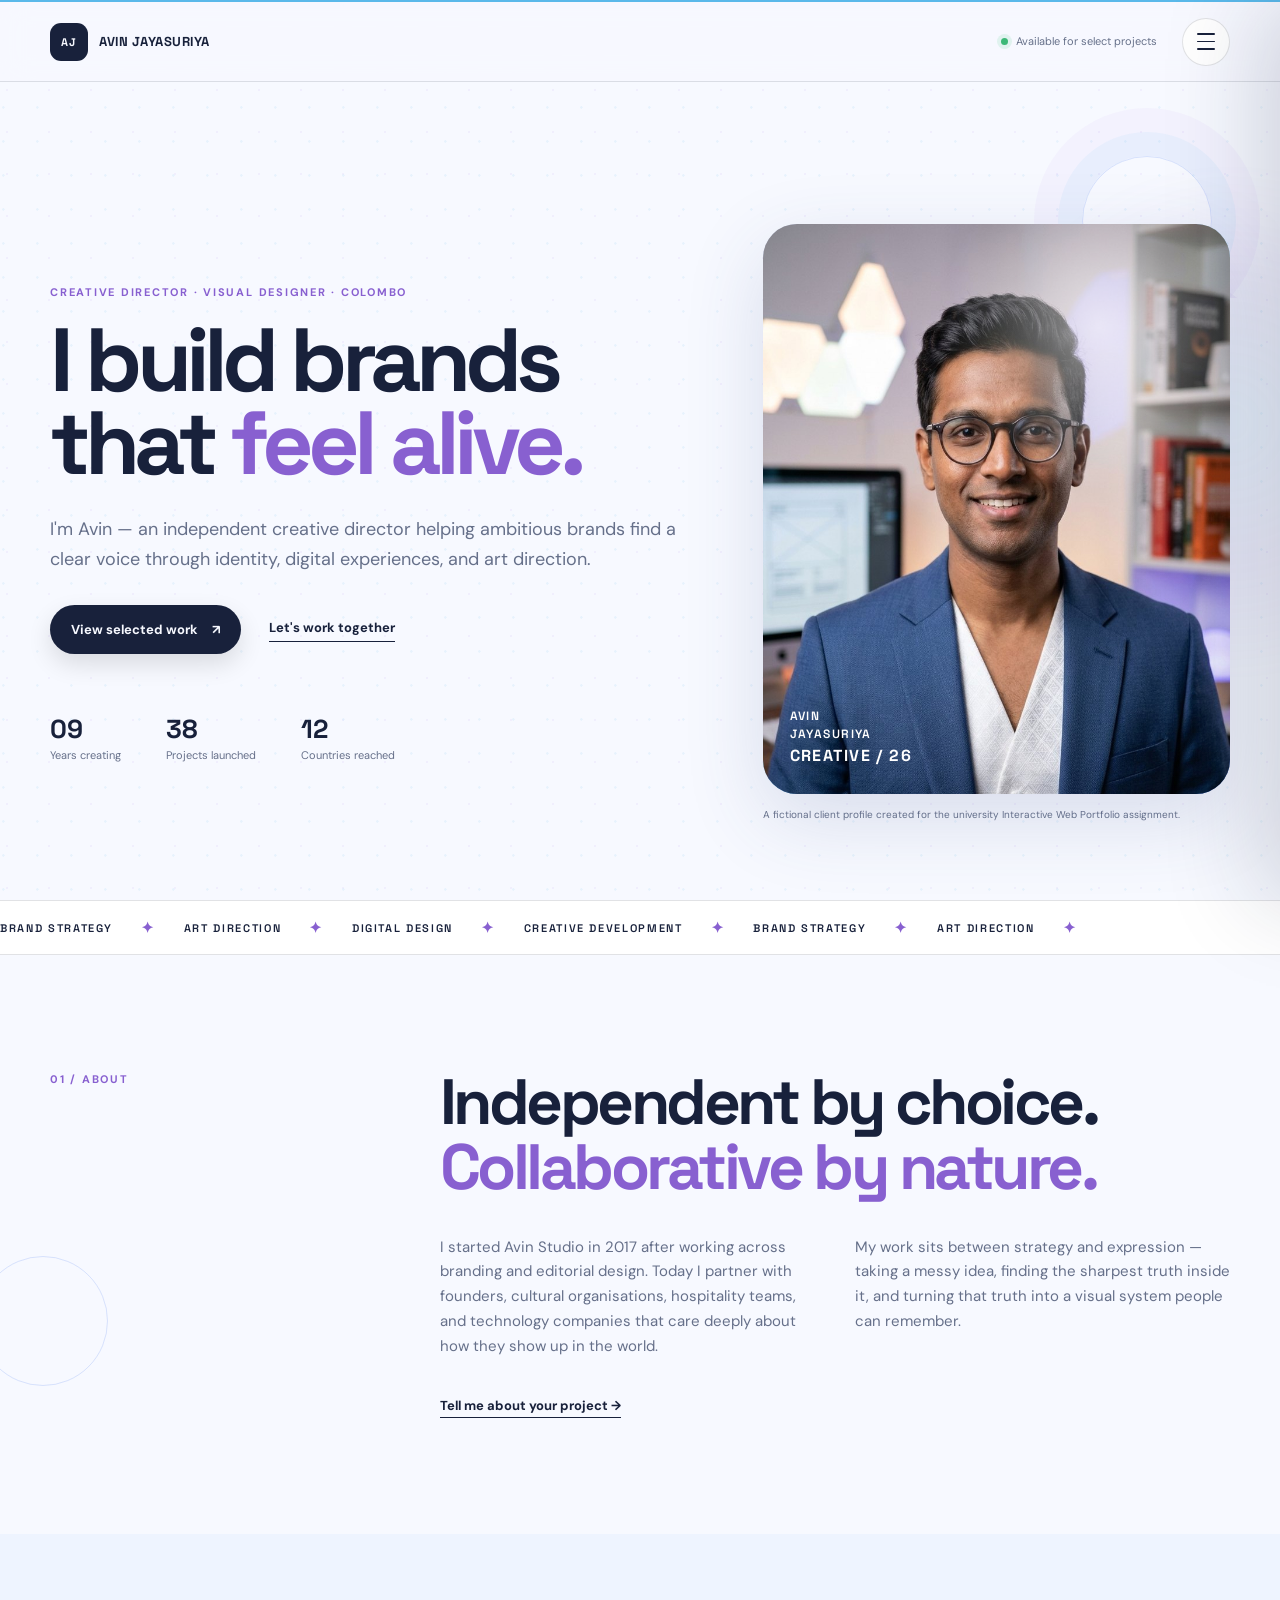
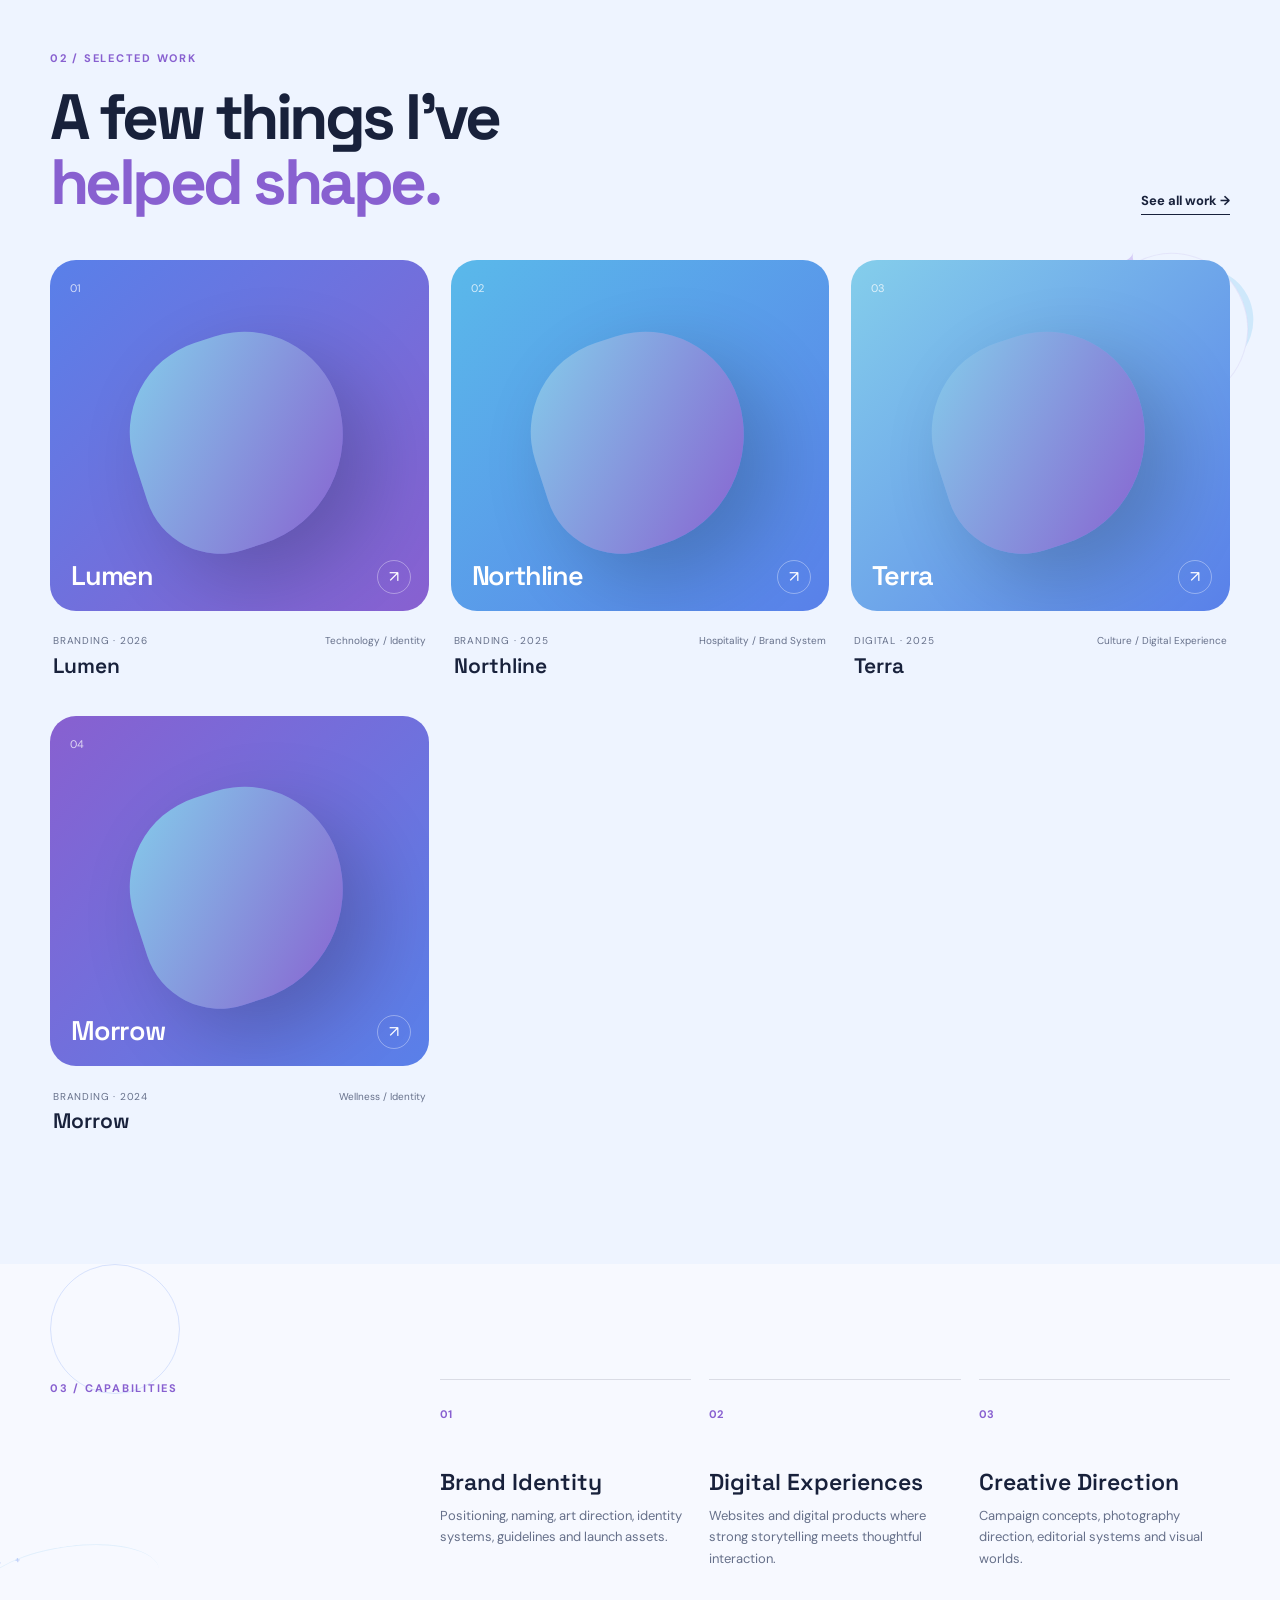
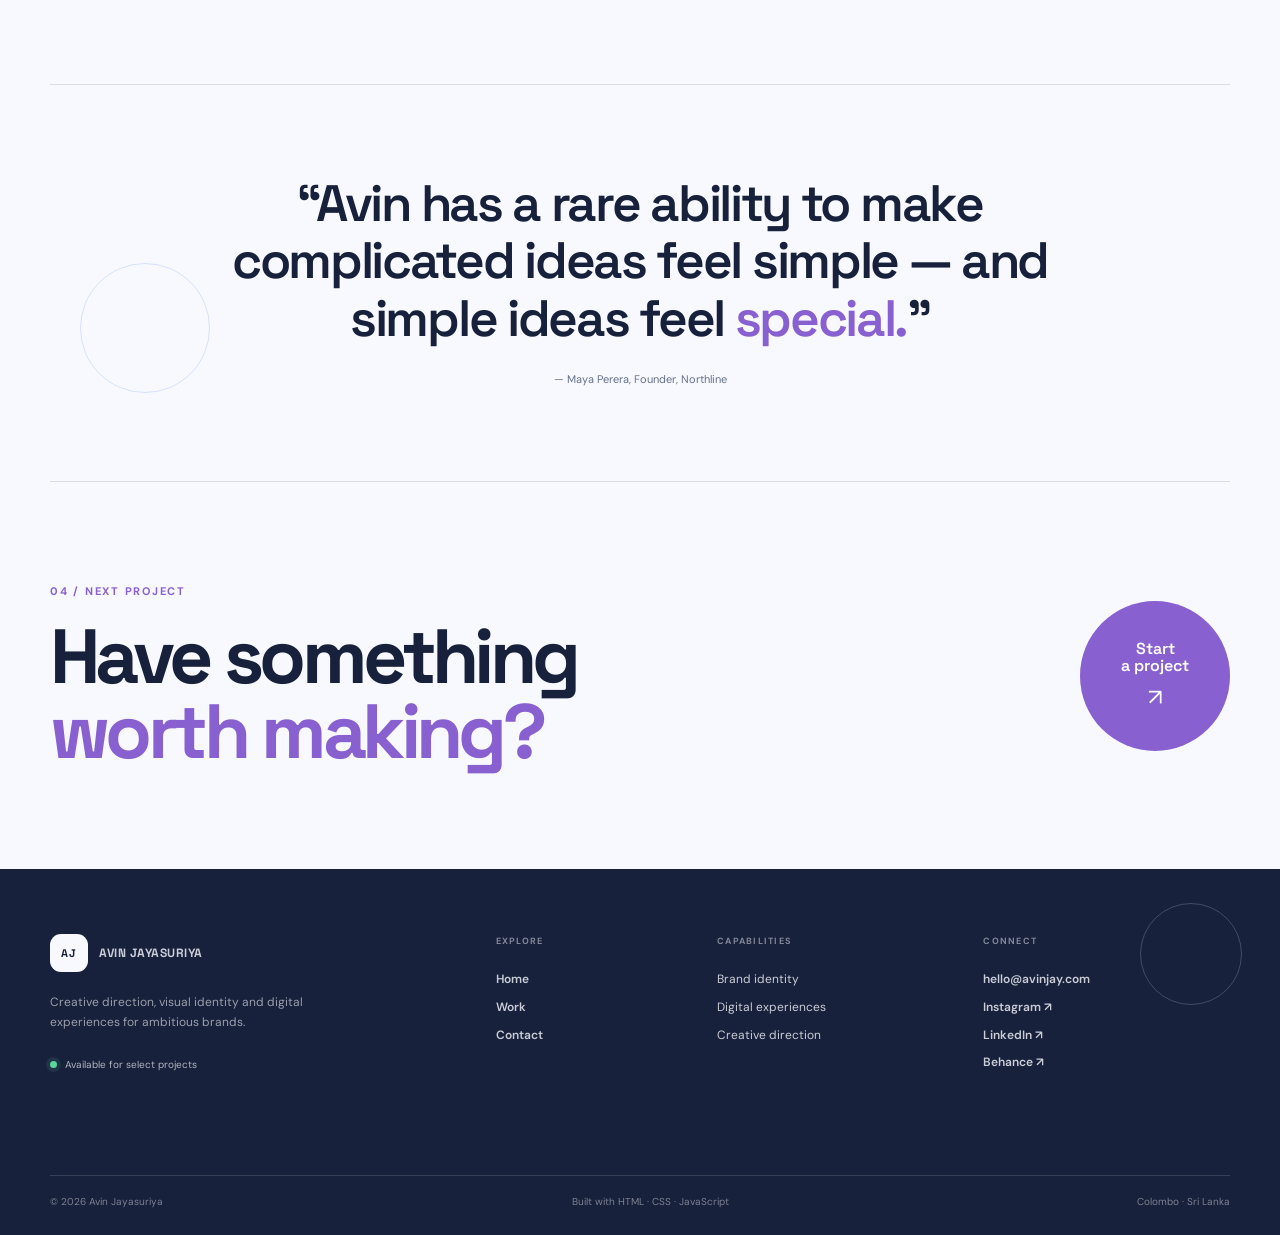
<file: index.html>
<!DOCTYPE html>
<html lang="en">

<head>
  <meta charset="UTF-8">
  <meta name="viewport" content="width=device-width, initial-scale=1.0">
  <meta name="description" content="A portfolio website for fictional creative director and visual designer Avin Jayasuriya.">
  <title>Avin Jayasuriya — Creative Director</title>
  <link rel="preconnect" href="https://fonts.googleapis.com">
  <link rel="preconnect" href="https://fonts.gstatic.com" crossorigin>
  <link href="https://fonts.googleapis.com/css2?family=DM+Sans:wght@400;500;600;700&family=Space+Grotesk:wght@500;600;700&display=swap" rel="stylesheet">
  <link rel="stylesheet" href="style.css">
</head>

<body>

  <div class="cursor-glow" id="cursor-glow" aria-hidden="true"></div>
  <div class="cursor-ring" id="cursor-ring" aria-hidden="true"></div>
  <a class="skip-link" href="#main-content">Skip to content</a>

  <header class="site-header">
    <div class="header-inner container">
      <a class="brand" href="index.html">
        <span class="brand-mark">AJ</span>
        <span>AVIN JAYASURIYA</span>
      </a>
      <div class="header-right">
        <span class="available"><i></i> Available for select projects</span>
        <button class="menu-button" id="menu-button" aria-expanded="false" aria-controls="site-menu" aria-label="Open menu"><span></span><span></span><span></span></button>
      </div>
    </div>
  </header>

  <div class="menu-overlay" id="menu-overlay"></div>
  <aside class="site-menu" id="site-menu" aria-hidden="true">
    <div class="menu-top">
      <span>MENU</span>
      <button id="menu-close" aria-label="Close menu">×</button>
    </div>
    <nav aria-label="Main navigation">
      <a class="menu-link active" href="index.html"><span>01</span>Home</a>
      <a class="menu-link" href="portfolio.html"><span>02</span>Work</a>
      <a class="menu-link" href="contact.html"><span>03</span>Contact</a>
    </nav>
    <div class="menu-bottom">
      <button class="theme-toggle" type="button"><span class="theme-icon">☾</span> <span class="theme-label">Dark mode</span></button>
      <div>
        <small>GET IN TOUCH</small>
        <a href="mailto:hello@avinjay.com">hello@avinjay.com</a>
      </div>
    </div>
  </aside>

  <main id="main-content">

    <!-- ===== Hero ===== -->
    <section class="hero container">
      <div class="hero-copy reveal">
        <p class="eyebrow">Creative Director · Visual Designer · Colombo</p>
        <h1>I build brands that <em>feel alive.</em></h1>
        <p class="lead">I'm Avin — an independent creative director helping ambitious brands find a clear voice through identity, digital experiences, and art direction.</p>
        <div class="hero-actions">
          <a class="btn btn-dark" href="portfolio.html">View selected work <span>↗</span></a>
          <a class="under-link" href="contact.html">Let's work together</a>
        </div>
        <div class="hero-meta">
          <div><strong>09</strong><span>Years creating</span></div>
          <div><strong>38</strong><span>Projects launched</span></div>
          <div><strong>12</strong><span>Countries reached</span></div>
        </div>
      </div>
      <div class="portrait-card reveal">
        <div class="portrait-art">
          <img class="portrait-photo" src="data/avinJ.jpg" alt="Portrait of Avin Jayasuriya" width="500" height="600">
          <span class="portrait-caption">AVIN<br>JAYASURIYA<br><b>CREATIVE / 26</b></span>
        </div>
        <div class="portrait-note">A fictional client profile created for the university Interactive Web Portfolio assignment.</div>
      </div>
    </section>

    <!-- ===== Ticker ===== -->
    <section class="ticker">
      <div class="ticker-track">
        <span>BRAND STRATEGY</span>
        <b>✦</b>
        <span>ART DIRECTION</span>
        <b>✦</b>
        <span>DIGITAL DESIGN</span>
        <b>✦</b>
        <span>CREATIVE DEVELOPMENT</span>
        <b>✦</b>
        <span>BRAND STRATEGY</span>
        <b>✦</b>
        <span>ART DIRECTION</span>
        <b>✦</b>
      </div>
    </section>

    <!-- ===== About ===== -->
    <section class="section container intro">
      <div class="section-label">01 / ABOUT</div>
      <div class="intro-content">
        <h2>Independent by choice.<br><em>Collaborative by nature.</em></h2>
        <div class="bio-grid">
          <p>I started Avin Studio in 2017 after working across branding and editorial design. Today I partner with founders, cultural organisations, hospitality teams, and technology companies that care deeply about how they show up in the world.</p>
          <p>My work sits between strategy and expression — taking a messy idea, finding the sharpest truth inside it, and turning that truth into a visual system people can remember.</p>
        </div>
        <a class="under-link" href="contact.html">Tell me about your project →</a>
      </div>
    </section>

    <!-- ===== Selected work (cards are filled by app.js from data/projects.json) ===== -->
    <section class="section work-section">
      <div class="container">
        <div class="section-head">
          <div>
            <div class="section-label">02 / SELECTED WORK</div>
            <h2>A few things I've<br><em>helped shape.</em></h2>
          </div>
          <a class="under-link" href="portfolio.html">See all work →</a>
        </div>
        <div class="home-projects" id="home-projects"></div>
      </div>
    </section>

    <!-- ===== Capabilities ===== -->
    <section class="section container capabilities">
      <div class="section-label">03 / CAPABILITIES</div>
      <div class="cap-grid">
        <article>
          <span>01</span>
          <h3>Brand Identity</h3>
          <p>Positioning, naming, art direction, identity systems, guidelines and launch assets.</p>
        </article>
        <article>
          <span>02</span>
          <h3>Digital Experiences</h3>
          <p>Websites and digital products where strong storytelling meets thoughtful interaction.</p>
        </article>
        <article>
          <span>03</span>
          <h3>Creative Direction</h3>
          <p>Campaign concepts, photography direction, editorial systems and visual worlds.</p>
        </article>
      </div>
    </section>

    <!-- ===== Testimonial ===== -->
    <section class="section quote container">
      <p>“Avin has a rare ability to make complicated ideas feel simple — and simple ideas feel <em>special.</em>”</p>
      <span>— Maya Perera, Founder, Northline</span>
    </section>

    <!-- ===== Call to action ===== -->
    <section class="cta container">
      <div>
        <div class="section-label">04 / NEXT PROJECT</div>
        <h2>Have something<br><em>worth making?</em></h2>
      </div>
      <a class="round-link" href="contact.html">Start<br>a project <span>↗</span></a>
    </section>

  </main>

  <footer class="site-footer">
    <div class="container footer-main">
      <div class="footer-brand">
        <a class="brand" href="index.html">
          <span class="brand-mark">AJ</span>
          <span>AVIN JAYASURIYA</span>
        </a>
        <p>Creative direction, visual identity and digital experiences for ambitious brands.</p>
        <span class="footer-status"><i></i> Available for select projects</span>
      </div>
      <div>
        <small>EXPLORE</small><a href="index.html">Home</a><a href="portfolio.html">Work</a><a href="contact.html">Contact</a>
      </div>
      <div>
        <small>CAPABILITIES</small><span>Brand identity</span><span>Digital experiences</span><span>Creative direction</span>
      </div>
      <div>
        <small>CONNECT</small><a href="mailto:hello@avinjay.com">hello@avinjay.com</a><a href="#">Instagram ↗</a><a href="#">LinkedIn ↗</a><a href="#">Behance ↗</a>
      </div>
    </div>
    <div class="container footer-bottom">
      <span>© 2026 Avin Jayasuriya</span>
      <span>Built with HTML · CSS · JavaScript</span>
      <span>Colombo · Sri Lanka</span>
    </div>
  </footer>

  <div class="modal" id="project-modal" aria-hidden="true">
    <div class="modal-overlay" data-close></div>
    <div class="modal-box" role="dialog" aria-modal="true" aria-labelledby="modal-title">
      <button class="modal-close" data-close aria-label="Close project details">×</button>
      <div id="modal-art" class="modal-art"></div>
      <div class="modal-copy">
        <p class="section-label" id="modal-meta"></p>
        <h2 id="modal-title"></h2>
        <p id="modal-description"></p>
        <div class="tags" id="modal-tags"></div>
      </div>
    </div>
  </div>
</div>
  <script src="app.js" defer></script>
</body>

</html>
</file>
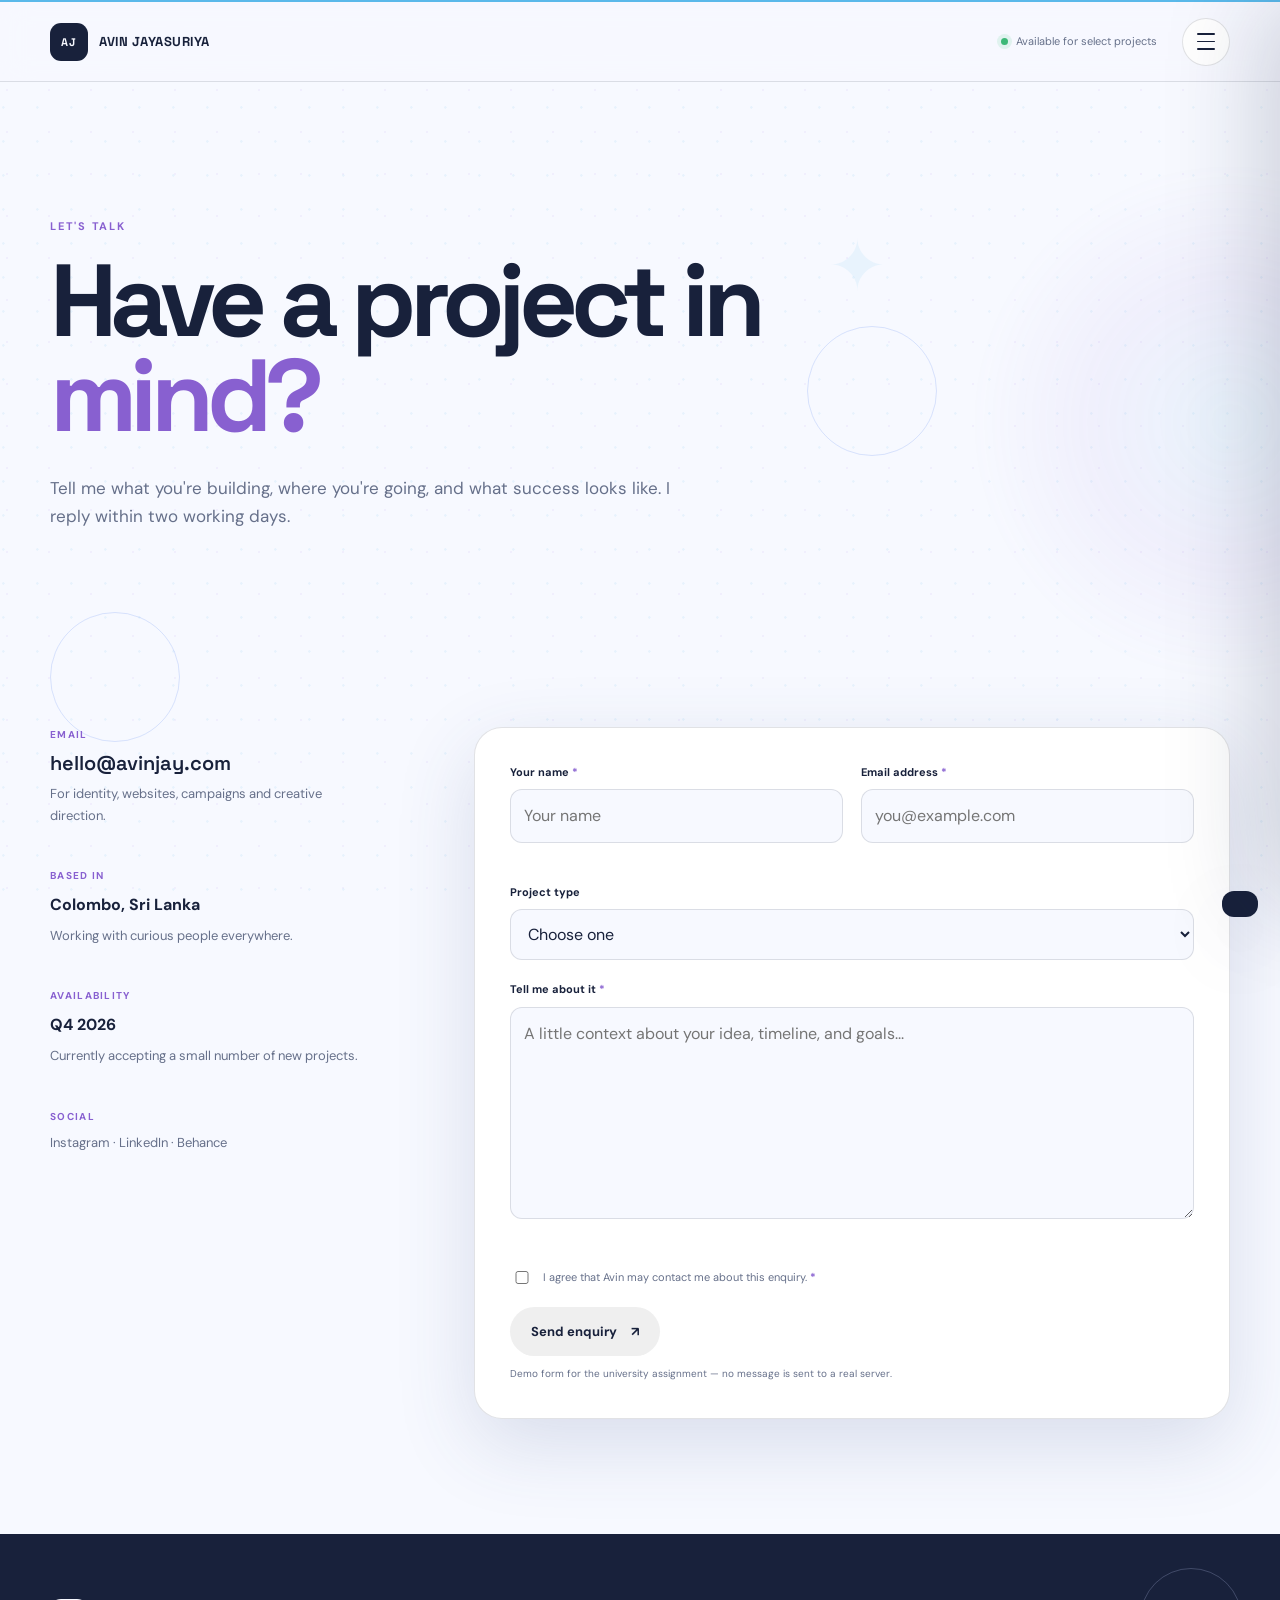
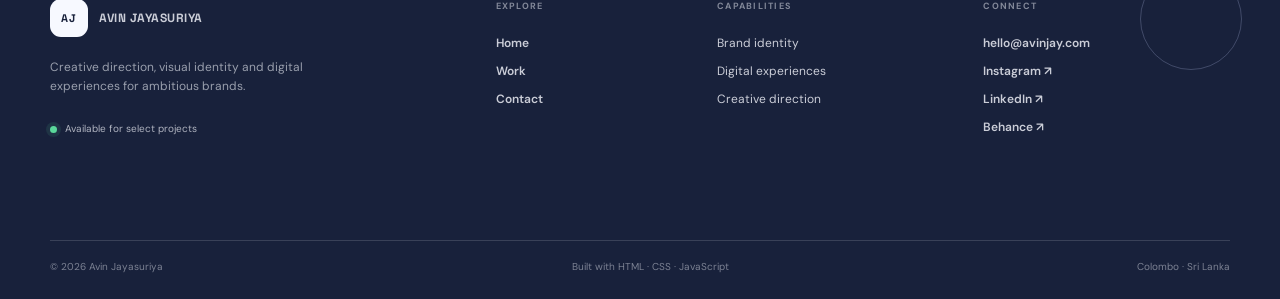
<file: contact.html>
<!DOCTYPE html>
<html lang="en">

<head>
  <meta charset="UTF-8">
  <meta name="viewport" content="width=device-width,initial-scale=1.0">
  <meta name="description" content="Contact Avin Jayasuriya about a creative project.">
  <title>Contact — Avin Jayasuriya</title>
  <link rel="preconnect" href="https://fonts.googleapis.com">
  <link rel="preconnect" href="https://fonts.gstatic.com" crossorigin>
  <link href="https://fonts.googleapis.com/css2?family=DM+Sans:wght@400;500;600;700&family=Space+Grotesk:wght@500;600;700&display=swap" rel="stylesheet">
  <link rel="stylesheet" href="style.css">
</head>

<body>

  <div class="cursor-glow" id="cursor-glow" aria-hidden="true"></div>
  <div class="cursor-ring" id="cursor-ring" aria-hidden="true"></div>
  <a class="skip-link" href="#main-content">Skip to content</a>

  <header class="site-header">
    <div class="header-inner container">
      <a class="brand" href="index.html">
        <span class="brand-mark">AJ</span>
        <span>AVIN JAYASURIYA</span>
      </a>
      <div class="header-right">
        <span class="available"><i></i> Available for select projects</span>
        <button class="menu-button" id="menu-button" aria-expanded="false" aria-controls="site-menu" aria-label="Open menu"><span></span><span></span><span></span></button>
      </div>
    </div>
  </header>

  <div class="menu-overlay" id="menu-overlay"></div>
  <aside class="site-menu" id="site-menu" aria-hidden="true">
    <div class="menu-top">
      <span>MENU</span>
      <button id="menu-close" aria-label="Close menu">×</button>
    </div>
    <nav aria-label="Main navigation">
      <a class="menu-link" href="index.html"><span>01</span>Home</a>
      <a class="menu-link" href="portfolio.html"><span>02</span>Work</a>
      <a class="menu-link active" href="contact.html"><span>03</span>Contact</a>
    </nav>
    <div class="menu-bottom">
      <button class="theme-toggle" type="button"><span class="theme-icon">☾</span> <span class="theme-label">Dark mode</span></button>
      <div>
        <small>GET IN TOUCH</small>
        <a href="mailto:hello@avinjay.com">hello@avinjay.com</a>
      </div>
    </div>
  </aside>

  <main id="main-content">

    <section class="page-hero container">
      <p class="eyebrow">Let's talk</p>
      <h1>Have a project in <em>mind?</em></h1>
      <p>Tell me what you're building, where you're going, and what success looks like. I reply within two working days.</p>
    </section>

    <section class="section container contact-layout">

      <!-- Contact details -->
      <div class="contact-side">
        <div class="contact-block">
          <small>EMAIL</small>
          <a href="mailto:hello@avinjay.com">hello@avinjay.com</a>
          <p>For identity, websites, campaigns and creative direction.</p>
        </div>
        <div class="contact-block">
          <small>BASED IN</small>
          <strong>Colombo, Sri Lanka</strong>
          <p>Working with curious people everywhere.</p>
        </div>
        <div class="contact-block">
          <small>AVAILABILITY</small>
          <strong>Q4 2026</strong>
          <p>Currently accepting a small number of new projects.</p>
        </div>
        <div class="contact-block">
          <small>SOCIAL</small>
          <p><a href="#">Instagram</a> · <a href="#">LinkedIn</a> · <a href="#">Behance</a></p>
        </div>
      </div>

      <!-- Enquiry form (validated in app.js) -->
      <form class="contact-form" id="contact-form" novalidate>
        <div class="field-grid">
          <div class="field">
            <label for="name">Your name <b>*</b></label>
            <input id="name" name="name" type="text" autocomplete="name" required minlength="2" placeholder="Your name"><small class="error" data-error="name"></small>
          </div>
          <div class="field">
            <label for="email">Email address <b>*</b></label>
            <input id="email" name="email" type="email" autocomplete="email" required placeholder="you@example.com"><small class="error" data-error="email"></small>
          </div>
        </div>
        <div class="field">
          <label for="project">Project type</label>
          <select id="project" name="project">
            <option value="">Choose one</option>
            <option>Brand identity</option>
            <option>Website / digital</option>
            <option>Campaign</option>
            <option>Creative direction</option>
            <option>Something else</option>
          </select>
        </div>
        <div class="field">
          <label for="message">Tell me about it <b>*</b></label>
          <textarea id="message" name="message" rows="7" required minlength="20" placeholder="A little context about your idea, timeline, and goals..."></textarea><small class="error" data-error="message"></small>
        </div>
        <label class="consent">
          <input type="checkbox" id="consent" required>
          <span>I agree that Avin may contact me about this enquiry. <b>*</b></span>
        </label>
        <small class="error" data-error="consent"></small><button class="btn btn-primary" type="submit">Send enquiry <span>↗</span></button>
        <p class="form-note">Demo form for the university assignment — no message is sent to a real server.</p>
      </form>

    </section>

  </main>

  <footer class="site-footer">
    <div class="container footer-main">
      <div class="footer-brand">
        <a class="brand" href="index.html">
          <span class="brand-mark">AJ</span>
          <span>AVIN JAYASURIYA</span>
        </a>
        <p>Creative direction, visual identity and digital experiences for ambitious brands.</p>
        <span class="footer-status"><i></i> Available for select projects</span>
      </div>
      <div>
        <small>EXPLORE</small><a href="index.html">Home</a><a href="portfolio.html">Work</a><a href="contact.html">Contact</a>
      </div>
      <div>
        <small>CAPABILITIES</small><span>Brand identity</span><span>Digital experiences</span><span>Creative direction</span>
      </div>
      <div>
        <small>CONNECT</small><a href="mailto:hello@avinjay.com">hello@avinjay.com</a><a href="#">Instagram ↗</a><a href="#">LinkedIn ↗</a><a href="#">Behance ↗</a>
      </div>
    </div>
    <div class="container footer-bottom">
      <span>© 2026 Avin Jayasuriya</span>
      <span>Built with HTML · CSS · JavaScript</span>
      <span>Colombo · Sri Lanka</span>
    </div>
  </footer>

  <div class="toast" id="toast" role="status" aria-live="polite"></div>
  <script src="app.js" defer></script>
</body>

</html>
</file>
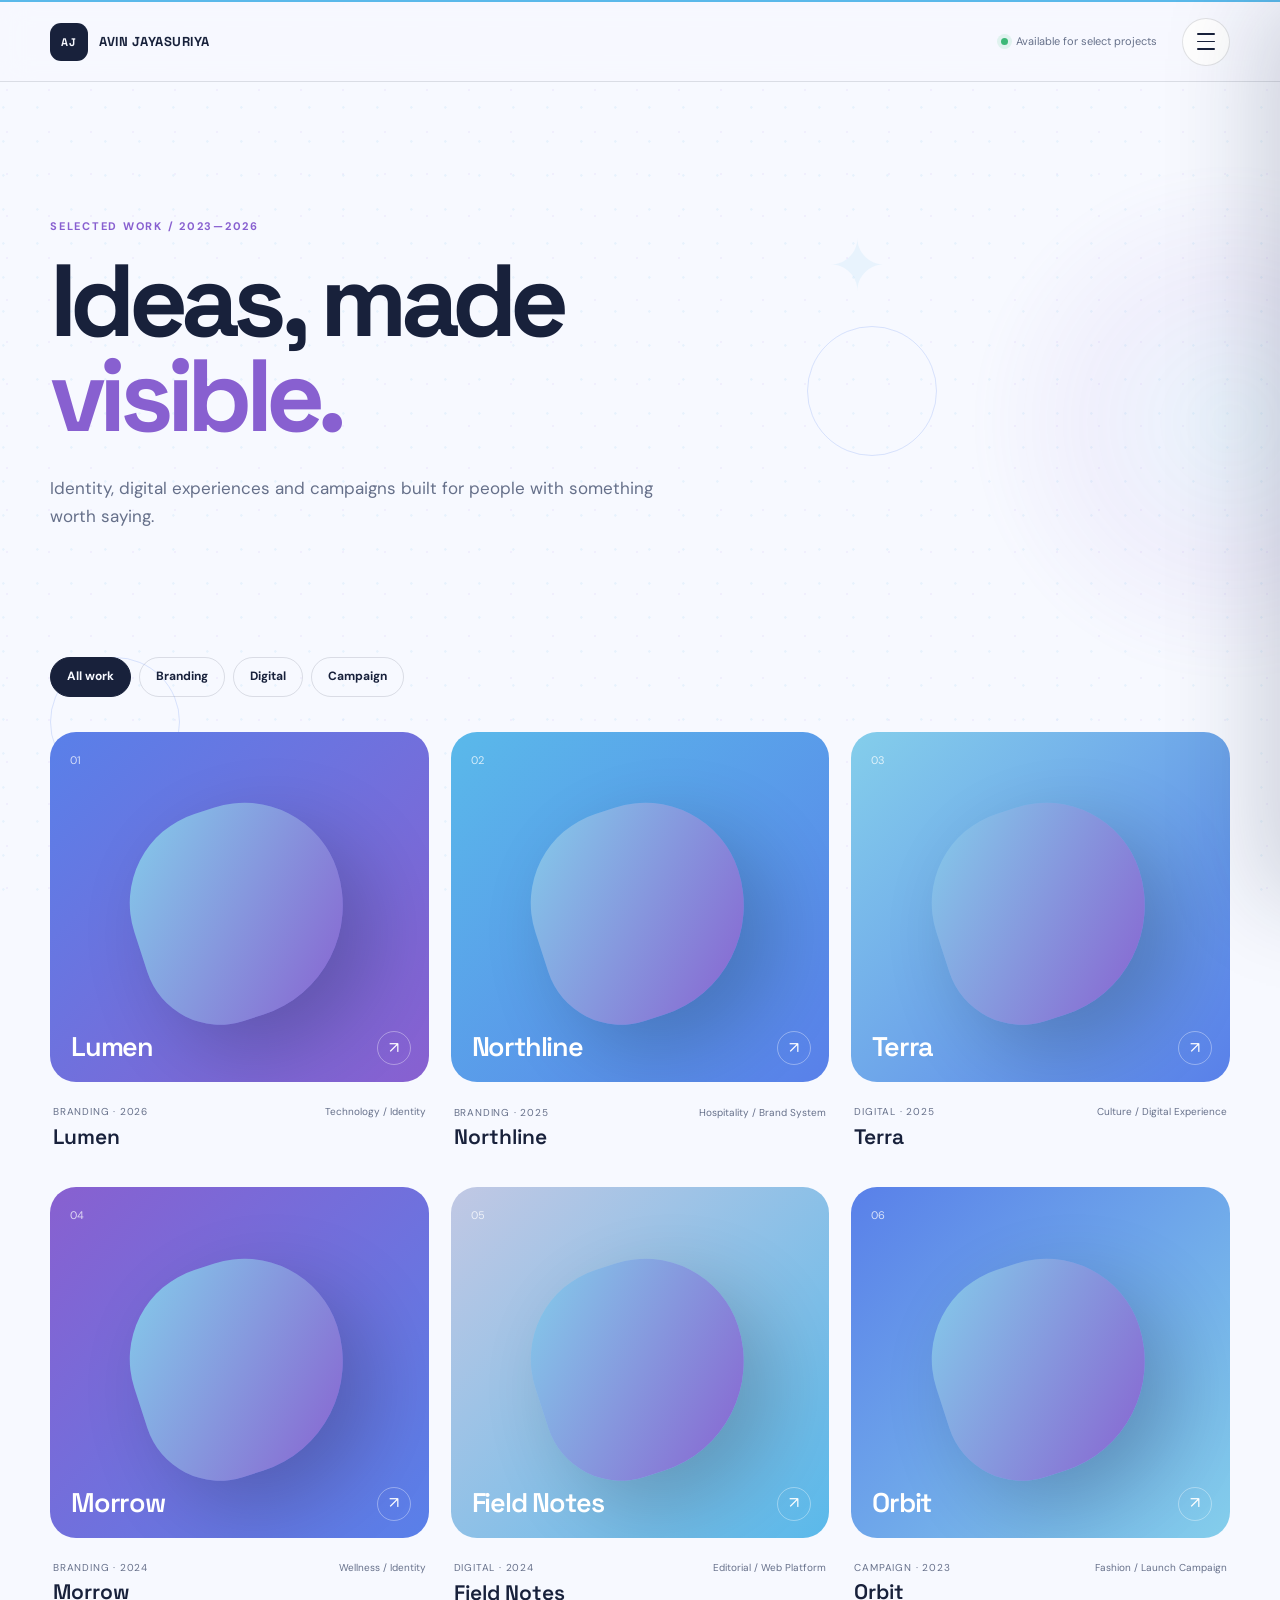
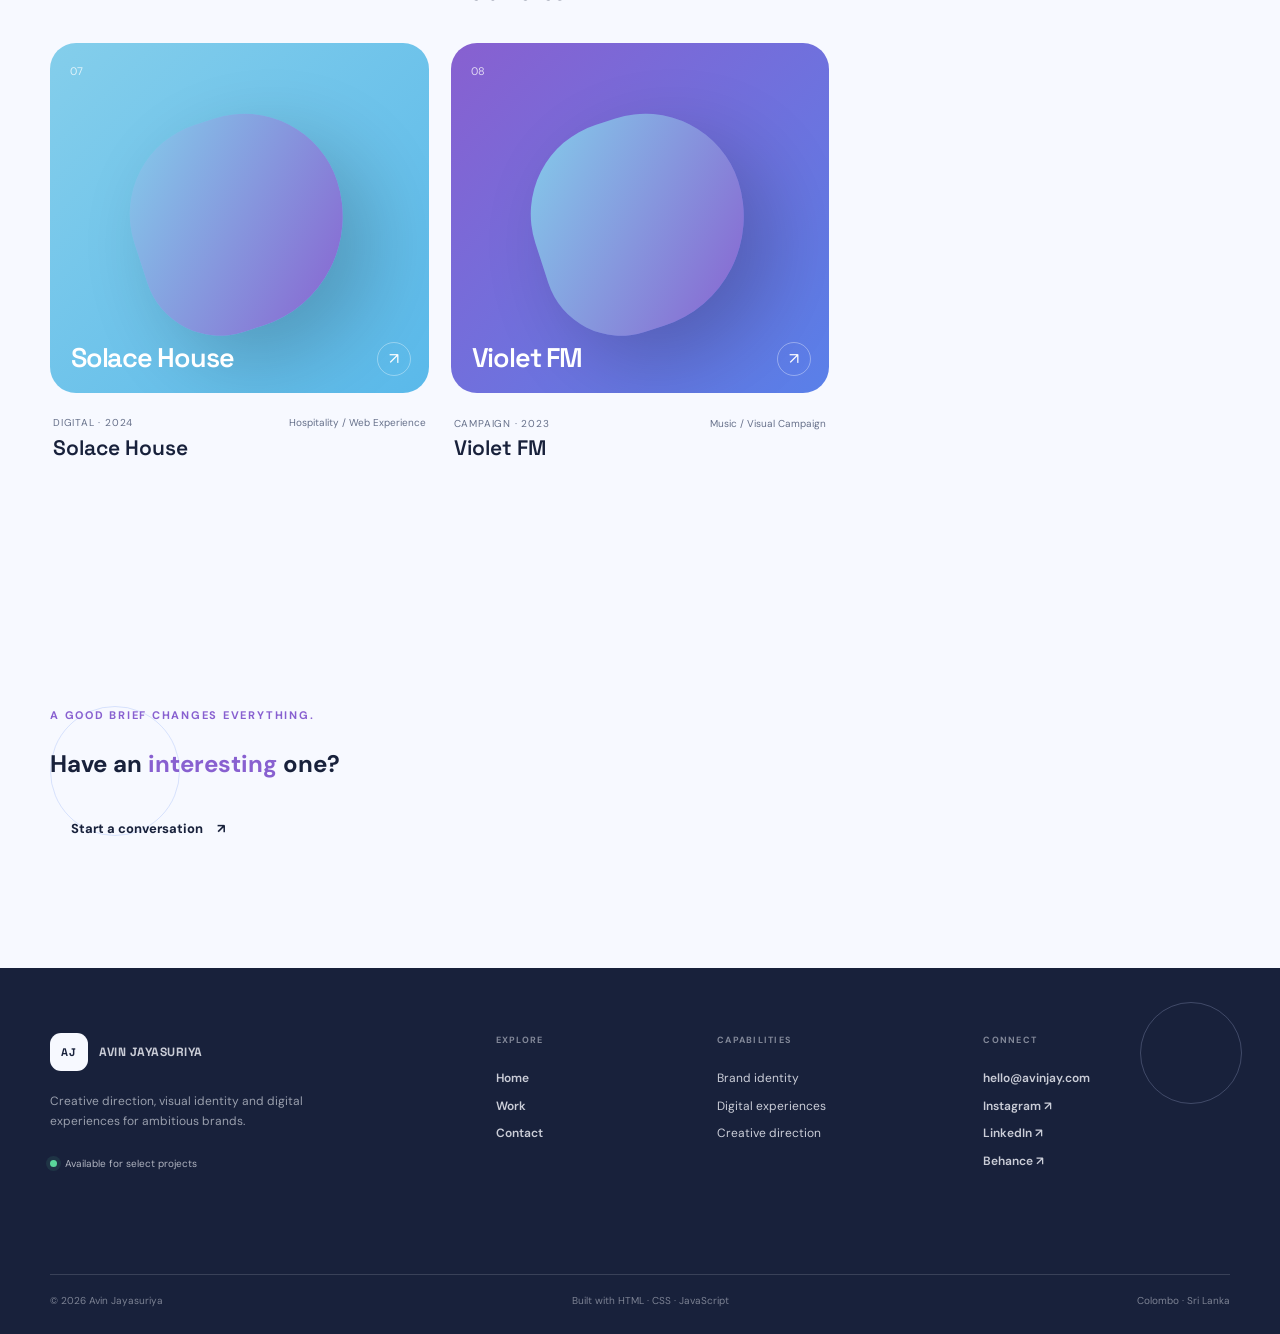
<file: portfolio.html>
<!DOCTYPE html>
<html lang="en">

<head>
  <meta charset="UTF-8">
  <meta name="viewport" content="width=device-width,initial-scale=1.0">
  <meta name="description" content="Selected work by fictional creative director and visual designer Avin Jayasuriya.">
  <title>Work — Avin Jayasuriya</title>
  <link rel="preconnect" href="https://fonts.googleapis.com">
  <link rel="preconnect" href="https://fonts.gstatic.com" crossorigin>
  <link href="https://fonts.googleapis.com/css2?family=DM+Sans:wght@400;500;600;700&family=Space+Grotesk:wght@500;600;700&display=swap" rel="stylesheet">
  <link rel="stylesheet" href="style.css">
</head>

<body>

  <div class="cursor-glow" id="cursor-glow" aria-hidden="true"></div>
  <div class="cursor-ring" id="cursor-ring" aria-hidden="true"></div>
  <a class="skip-link" href="#main-content">Skip to content</a>

  <header class="site-header">
    <div class="header-inner container">
      <a class="brand" href="index.html">
        <span class="brand-mark">AJ</span>
        <span>AVIN JAYASURIYA</span>
      </a>
      <div class="header-right">
        <span class="available"><i></i> Available for select projects</span>
        <button class="menu-button" id="menu-button" aria-expanded="false" aria-controls="site-menu" aria-label="Open menu"><span></span><span></span><span></span></button>
      </div>
    </div>
  </header>

  <div class="menu-overlay" id="menu-overlay"></div>
  <aside class="site-menu" id="site-menu" aria-hidden="true">
    <div class="menu-top">
      <span>MENU</span>
      <button id="menu-close" aria-label="Close menu">×</button>
    </div>
    <nav aria-label="Main navigation">
      <a class="menu-link" href="index.html"><span>01</span>Home</a>
      <a class="menu-link active" href="portfolio.html"><span>02</span>Work</a>
      <a class="menu-link" href="contact.html"><span>03</span>Contact</a>
    </nav>
    <div class="menu-bottom">
      <button class="theme-toggle" type="button"><span class="theme-icon">☾</span> <span class="theme-label">Dark mode</span></button>
      <div>
        <small>GET IN TOUCH</small>
        <a href="mailto:hello@avinjay.com">hello@avinjay.com</a>
      </div>
    </div>
  </aside>

  <main id="main-content">

    <section class="page-hero container">
      <p class="eyebrow">Selected work / 2023—2026</p>
      <h1>Ideas, made <em>visible.</em></h1>
      <p>Identity, digital experiences and campaigns built for people with something worth saying.</p>
    </section>

    <!-- Project cards are filled by app.js from data/projects.json -->
    <section class="section container work-list">
      <div class="filter-bar" role="group" aria-label="Filter portfolio projects">
        <button class="filter active" data-filter="all">All work</button>
        <button class="filter" data-filter="Branding">Branding</button>
        <button class="filter" data-filter="Digital">Digital</button>
        <button class="filter" data-filter="Campaign">Campaign</button>
      </div>
      <div class="portfolio-grid" id="portfolio-grid" aria-live="polite"></div>
    </section>

    <section class="section container project-note">
      <div>
        <p class="eyebrow">A good brief changes everything.</p>
        <h2>Have an <em>interesting</em> one?</h2>
      </div>
      <a class="btn btn-primary" href="contact.html">Start a conversation <span>↗</span></a>
    </section>

  </main>

  <footer class="site-footer">
    <div class="container footer-main">
      <div class="footer-brand">
        <a class="brand" href="index.html">
          <span class="brand-mark">AJ</span>
          <span>AVIN JAYASURIYA</span>
        </a>
        <p>Creative direction, visual identity and digital experiences for ambitious brands.</p>
        <span class="footer-status"><i></i> Available for select projects</span>
      </div>
      <div>
        <small>EXPLORE</small><a href="index.html">Home</a><a href="portfolio.html">Work</a><a href="contact.html">Contact</a>
      </div>
      <div>
        <small>CAPABILITIES</small><span>Brand identity</span><span>Digital experiences</span><span>Creative direction</span>
      </div>
      <div>
        <small>CONNECT</small><a href="mailto:hello@avinjay.com">hello@avinjay.com</a><a href="#">Instagram ↗</a><a href="#">LinkedIn ↗</a><a href="#">Behance ↗</a>
      </div>
    </div>
    <div class="container footer-bottom">
      <span>© 2026 Avin Jayasuriya</span>
      <span>Built with HTML · CSS · JavaScript</span>
      <span>Colombo · Sri Lanka</span>
    </div>
  </footer>

  <div class="modal" id="project-modal" aria-hidden="true">
    <div class="modal-overlay" data-close></div>
    <div class="modal-box" role="dialog" aria-modal="true" aria-labelledby="modal-title">
      <button class="modal-close" data-close aria-label="Close project details">×</button>
      <div id="modal-art" class="modal-art"></div>
      <div class="modal-copy">
        <p class="section-label" id="modal-meta"></p>
        <h2 id="modal-title"></h2>
        <p id="modal-description"></p>
        <div class="tags" id="modal-tags"></div>
      </div>
    </div>
  </div>

  <script src="app.js" defer></script>
</body>

</html>
</file>
<file: style.css>
:root { --bg: #f7f9ff; --surface: #ffffff; --surface-2: #eef4ff; --ink: #18213b; --muted: #66708a; --line: rgba(24,33,59,.13); --accent: #8860D0; --accent2: #5AB9EA; --blueberry: #5980E9; --sky: #84CEEB; --periwinkle: #C1C8E4; --shadow: 0 25px 80px rgba(57,72,130,.16); --max: 1180px; color-scheme: light; }
:root[data-theme=dark] { --bg: #0d1226; --surface: #151b35; --surface-2: #11182f; --ink: #f3f6ff; --muted: #aeb7d0; --line: rgba(243,246,255,.13); --accent: #a77ee8; --accent2: #5AB9EA; --blueberry: #7197f2; --sky: #84CEEB; --periwinkle: #9fa9d1; --shadow: 0 25px 80px rgba(0,0,0,.4); color-scheme: dark; }
* { box-sizing: border-box; }
html { scroll-behavior: smooth; }
body { margin: 0; background: var(--bg); color: var(--ink); font-family: 'DM Sans',sans-serif; line-height: 1.65; transition: background .3s,color .3s; }
body.menu-open, body.modal-open { overflow: hidden; }
.cursor-glow, .cursor-ring { position: fixed; left: 0; top: 0; pointer-events: none; z-index: 9999; opacity: 0; transform: translate3d(-100px,-100px,0); transition: opacity .25s ease; }
.cursor-glow { width: 170px; height: 170px; margin: -85px 0 0 -85px; border-radius: 50%; background: radial-gradient(circle,rgba(132,206,235,.28) 0%,rgba(136,96,208,.16) 38%,transparent 72%); filter: blur(18px); }
.cursor-ring { z-index: 9999; width: 38px; height: 38px; margin: -19px 0 0 -19px; border: 1px solid rgba(89,128,233,.7); border-radius: 50%; background: transparent; transition: width .25s ease, height .25s ease, margin .25s ease, border-color .25s ease, background .25s ease, opacity .25s ease; }
.cursor-ring.is-hover { width: 64px; height: 64px; margin: -32px 0 0 -32px; border-color: var(--accent); background: rgba(136,96,208,.06); }
.cursor-ring.is-down { width: 28px; height: 28px; margin: -14px 0 0 -14px; background: rgba(90,185,234,.12); }
body.cursor-ready .cursor-glow { opacity: .34; }
body.cursor-ready .cursor-ring { opacity: .72; }

@media(max-width:900px),(pointer:coarse) {
  .cursor-glow, .cursor-ring { display: none; }
}

a { color: inherit; text-decoration: none; }
button, input, select, textarea { font: inherit; }
button { color: inherit; }
.container { width: min(calc(100% - 48px),var(--max)); margin-inline: auto; }
.skip-link { position: fixed; z-index: 9999; left: 15px; top: 15px; padding: 8px 14px; background: var(--ink); color: var(--bg); border-radius: 8px; transform: translateY(-150%); }
.skip-link:focus { transform: none; }
.site-header { height: 82px; position: sticky; top: 0; z-index: 1000; background: color-mix(in srgb,var(--bg) 86%,transparent); backdrop-filter: blur(15px); border-top: 2px solid var(--accent2); border-bottom: 1px solid var(--line); }
.header-inner { height: 100%; display: flex; align-items: center; justify-content: space-between; }
.brand { display: flex; align-items: center; gap: 11px; font: 700 13px 'Space Grotesk'; letter-spacing: .04em; }
.brand-mark { width: 38px; height: 38px; display: grid; place-items: center; border-radius: 11px; background: var(--ink); color: var(--bg); font-size: 11px; }
.header-right { display: flex; align-items: center; gap: 25px; }
.available { font-size: 11px; color: var(--muted); display: flex; align-items: center; gap: 8px; }
.available i { width: 7px; height: 7px; border-radius: 50%; background: #3db878; box-shadow: 0 0 0 4px rgba(61,184,120,.12); }
.menu-button { width: 48px; height: 48px; border: 1px solid var(--line); background: var(--surface); border-radius: 50%; display: grid; place-content: center; gap: 6px; cursor: pointer; transition: .25s; }
.menu-button:hover { transform: rotate(5deg); border-color: var(--accent); }
.menu-button span { display: block; width: 18px; height: 1.5px; background: var(--ink); border-radius: 99px; transition: transform .25s ease,opacity .25s ease; }
.menu-button:hover span:nth-child(1) { transform: translateX(-2px); }
.menu-button:hover span:nth-child(3) { transform: translateX(2px); }
.menu-overlay { position: fixed; inset: 0; background: rgba(8,12,14,.52); backdrop-filter: blur(18px); opacity: 0; pointer-events: none; z-index: 5000; transition: opacity .35s; }
.menu-overlay.open { opacity: 1; pointer-events: auto; }
.site-menu { position: fixed; z-index: 200; top: 0; right: 0; width: min(470px,100%); height: 100vh; background: var(--surface); padding: 30px 38px; transform: translateX(102%); transition: transform .45s cubic-bezier(.76,0,.24,1); box-shadow: -20px 0 70px rgba(0,0,0,.16); display: flex; flex-direction: column; }
.site-menu.open { transform: none; }
.menu-top { display: flex; align-items: center; justify-content: space-between; font: 700 11px 'Space Grotesk'; letter-spacing: .15em; color: var(--muted); padding-bottom: 28px; border-bottom: 1px solid var(--line); }
.menu-top button { border: 0; background: none; font-size: 34px; line-height: 1; cursor: pointer; }
.site-menu nav { display: flex; flex-direction: column; padding: 50px 0; }
.menu-link { display: flex; align-items: baseline; gap: 22px; font: 600 clamp(42px,6vw,66px)/1.15 'Space Grotesk'; letter-spacing: -.055em; padding: 8px 0; color: var(--muted); transition: .25s; }
.menu-link span { font: 600 11px 'DM Sans'; letter-spacing: .08em; }
.menu-link:hover, .menu-link.active { color: var(--ink); transform: translateX(8px); }
.menu-link.active:after { content: '↗'; font: 400 24px 'DM Sans'; color: var(--accent); margin-left: auto; }
.menu-bottom { margin-top: auto; padding-top: 25px; border-top: 1px solid var(--line); display: flex; justify-content: space-between; gap: 25px; align-items: end; }
.theme-toggle { border: 1px solid var(--line); background: transparent; border-radius: 999px; padding: 10px 14px; cursor: pointer; font-size: 12px; }
.menu-bottom div { display: flex; flex-direction: column; gap: 3px; }
.menu-bottom small, .site-footer small, .contact-block small { font-size: 10px; color: var(--accent); font-weight: 700; letter-spacing: .13em; }
.menu-bottom a { font-weight: 700; font-size: 13px; }
.section { padding: 115px 0; }
.hero { min-height: calc(100vh - 82px); display: grid; grid-template-columns: 1.15fr .85fr; gap: 80px; align-items: center; padding-top: 65px; }
.eyebrow, .section-label { font-size: 11px; font-weight: 700; letter-spacing: .16em; text-transform: uppercase; color: var(--accent); margin: 0 0 18px; }
.hero h1, .page-hero h1 { font: 700 clamp(55px,7vw,95px)/.93 'Space Grotesk'; letter-spacing: -.065em; margin: 0; max-width: 820px; }
.hero h1 em, .page-hero h1 em, h2 em { font-style: normal; color: var(--accent); }
.lead { font-size: 18px; color: var(--muted); max-width: 650px; margin: 30px 0; }
.hero-actions { display: flex; align-items: center; gap: 28px; flex-wrap: wrap; }
.btn { display: inline-flex; align-items: center; gap: 14px; border: 0; border-radius: 999px; padding: 14px 21px; font-size: 13px; font-weight: 700; cursor: pointer; transition: .25s; }
.btn-dark { background: var(--ink); color: var(--bg); box-shadow: 0 10px 25px rgba(0,0,0,.12); }
.btn-dark:hover { transform: translateY(-3px); box-shadow: 0 15px 32px rgba(0,0,0,.18); }
.under-link { font-size: 13px; font-weight: 700; border-bottom: 1px solid var(--ink); padding-bottom: 3px; }
.hero-meta { display: flex; gap: 45px; margin-top: 58px; }
.hero-meta div { display: flex; flex-direction: column; }
.hero-meta strong { font: 700 26px 'Space Grotesk'; }
.hero-meta span { font-size: 11px; color: var(--muted); }
.portrait-card { align-self: stretch; display: flex; flex-direction: column; justify-content: center; }
.portrait-art { height: 570px; position: relative; overflow: hidden; border-radius: 34px; background: linear-gradient(150deg,#C1C8E4,#84CEEB 55%,#5980E9); box-shadow: var(--shadow); }
.portrait-art:before { content: ''; position: absolute; inset: 0; background: radial-gradient(circle at 72% 18%,rgba(255,255,255,.6),transparent 28%), linear-gradient(90deg,transparent 45%,rgba(20,24,24,.12)); mix-blend-mode: screen; }
.portrait-head { position: absolute; width: 200px; height: 245px; border-radius: 49% 49% 46% 46%; background: linear-gradient(130deg,#3e3029,#9d735b); left: 31%; top: 19%; transform: rotate(-3deg); box-shadow: 20px 30px 60px rgba(20,20,20,.2); }
.portrait-head:before { content: ''; position: absolute; width: 170px; height: 60px; top: -12px; left: 5px; border-radius: 70% 70% 30% 30%; background: #202324; transform: rotate(-5deg); }
.portrait-body { position: absolute; width: 390px; height: 290px; left: 10%; bottom: -50px; border-radius: 45% 45% 0 0; background: linear-gradient(130deg,#172325,#425355); }
.portrait-shadow { position: absolute; width: 250px; height: 250px; border-radius: 50%; background: #8860D0; right: -80px; bottom: 65px; opacity: .65; filter: blur(2px); }
.portrait-caption { position: absolute; bottom: 25px; left: 27px; color: #fff; font: 600 12px/1.55 'Space Grotesk'; letter-spacing: .12em; }
.portrait-caption b { font-size: 16px; }
.portrait-note { font-size: 10px; color: var(--muted); margin-top: 13px; }
.ticker { overflow: hidden; border-block: 1px solid var(--line); background: var(--surface); padding: 17px 0; }
.ticker-track { width: max-content; display: flex; gap: 28px; align-items: center; font: 600 11px 'Space Grotesk'; letter-spacing: .15em; animation: scroll 28s linear infinite; }
.ticker-track b { color: var(--accent); font-size: 15px; }

@keyframes scroll {
  to { transform: translateX(-50%); }
}

.intro { display: grid; grid-template-columns: .55fr 1.45fr; gap: 90px; }
.intro-content h2, .section-head h2, .services-strip h2 { font: 700 clamp(40px,5vw,65px)/1.02 'Space Grotesk'; letter-spacing: -.055em; margin: 0; }
.bio-grid { display: grid; grid-template-columns: 1fr 1fr; gap: 40px; margin: 34px 0; color: var(--muted); font-size: 15px; }
.bio-grid p { margin: 0; }
.work-section { background: var(--surface-2); }
.section-head { display: flex; justify-content: space-between; align-items: end; margin-bottom: 45px; }
.home-projects, .portfolio-grid { display: grid; grid-template-columns: repeat(3,1fr); gap: 22px; }
.work-art { width: 100%; aspect-ratio: 1.08; border: 0; border-radius: 26px; position: relative; overflow: hidden; cursor: pointer; isolation: isolate; transition: transform .35s,box-shadow .35s; }
.work-art:hover { transform: translateY(-7px) rotate(-.4deg); box-shadow: var(--shadow); }
.work-number { position: absolute; z-index: 4; top: 19px; left: 20px; color: rgba(255,255,255,.75); font-size: 11px; }
.shape { position: absolute; width: 56%; aspect-ratio: 1; border-radius: 49% 51% 60% 40%; left: 22%; top: 21%; background: linear-gradient(135deg,#84CEEB,#8860D0); transform: rotate(-18deg); transition: .5s; box-shadow: 20px 35px 80px rgba(0,0,0,.2); }
.work-art:hover .shape, .modal-art:hover .shape { transform: rotate(4deg) scale(1.07); }
.art-title { position: absolute; z-index: 4; left: 21px; bottom: 18px; color: white; font: 600 27px 'Space Grotesk'; letter-spacing: -.045em; }
.arrow { position: absolute; right: 18px; bottom: 17px; z-index: 4; width: 34px; height: 34px; border: 1px solid rgba(255,255,255,.35); border-radius: 50%; display: grid; place-items: center; color: #fff; }
.tone-terracotta { background: linear-gradient(135deg,#5980E9,#8860D0); }
.tone-cobalt { background: linear-gradient(135deg,#5AB9EA,#5980E9); }
.tone-olive { background: linear-gradient(135deg,#84CEEB,#5980E9); }
.tone-violet { background: linear-gradient(135deg,#8860D0,#5980E9); }
.tone-peach { background: linear-gradient(135deg,#C1C8E4,#5AB9EA); }
.tone-ink { background: linear-gradient(135deg,#5980E9,#84CEEB); }
.work-info { display: grid; grid-template-columns: 1fr 1fr; align-items: start; gap: 15px; padding: 15px 3px; }
.work-info > div:first-child { min-width: 0; }
.work-info > span { text-align: right; align-self: start; font-size: 10px; color: var(--muted); }
.work-info small { display: block; color: var(--muted); font-size: 10px; text-transform: uppercase; letter-spacing: .08em; }
.work-info h3 { font: 600 21px 'Space Grotesk'; margin: 2px 0 0; }
.capabilities { display: grid; grid-template-columns: .55fr 1.45fr; gap: 90px; }
.cap-grid { display: grid; grid-template-columns: repeat(3,1fr); gap: 18px; }
.cap-grid article { border-top: 1px solid var(--line); padding-top: 20px; }
.cap-grid article span { color: var(--accent); font-size: 11px; font-weight: 700; }
.cap-grid h3 { font: 600 23px 'Space Grotesk'; margin: 40px 0 8px; }
.cap-grid p { color: var(--muted); font-size: 13px; margin: 0; }
.quote { border-top: 1px solid var(--line); border-bottom: 1px solid var(--line); text-align: center; padding-block: 90px; }
.quote p { max-width: 850px; margin: 0 auto 18px; font: 600 clamp(32px,4vw,52px)/1.12 'Space Grotesk'; letter-spacing: -.045em; }
.quote p em { font-style: normal; color: var(--accent); }
.quote span { font-size: 11px; color: var(--muted); }
.cta { display: flex; align-items: center; justify-content: space-between; padding-block: 100px; }
.cta h2 { font: 700 clamp(45px,6vw,78px)/.98 'Space Grotesk'; letter-spacing: -.06em; margin: 0; }
.round-link { width: 150px; height: 150px; border-radius: 50%; background: var(--accent); color: #fff; display: grid; place-content: center; text-align: center; font: 600 16px/1.1 'Space Grotesk'; transition: .3s; }
.round-link:hover { transform: rotate(8deg) scale(1.04); }
.round-link span { font: 400 23px 'DM Sans'; margin-top: 7px; }
.site-footer { background: var(--ink); color: var(--bg); padding: 65px 0 22px; }
.site-footer .brand-mark { background: var(--bg); color: var(--ink); }
.footer-main { display: grid; grid-template-columns: 2fr 1fr 1fr; gap: 50px; padding-bottom: 60px; }
.footer-main>div { display: flex; flex-direction: column; gap: 7px; }
.footer-main p { color: color-mix(in srgb,var(--bg) 60%,transparent); font-size: 12px; max-width: 280px; }
.footer-main a:not(.brand) { font-size: 13px; font-weight: 600; }
.footer-bottom { border-top: 1px solid color-mix(in srgb,var(--bg) 15%,transparent); padding-top: 18px; display: flex; justify-content: space-between; color: color-mix(in srgb,var(--bg) 45%,transparent); font-size: 10px; }
.page-hero { padding: 135px 0 65px; max-width: 900px; margin-left: max(24px,calc((100% - var(--max))/2)); }
.page-hero h1 { font-size: clamp(60px,8vw,105px); }
.page-hero>p:last-child { max-width: 650px; color: var(--muted); font-size: 17px; margin-top: 30px; }
.work-list { padding-top: 45px; }
.filter-bar { display: flex; gap: 8px; margin-bottom: 35px; flex-wrap: wrap; }
.filter { border: 1px solid var(--line); background: transparent; padding: 9px 16px; border-radius: 999px; font-size: 12px; font-weight: 700; cursor: pointer; }
.filter.active, .filter:hover { background: var(--ink); color: var(--bg); border-color: var(--ink); }
.services-strip { border-top: 1px solid var(--line); display: grid; grid-template-columns: 1fr 1fr; gap: 90px; }
.services-strip>p { color: var(--muted); font-size: 16px; max-width: 500px; }
.contact-layout { display: grid; grid-template-columns: .6fr 1.4fr; gap: 100px; align-items: start; }
.contact-side { display: grid; gap: 42px; }
.contact-block { display: flex; flex-direction: column; gap: 7px; }
.contact-block>a { font: 600 20px 'Space Grotesk'; }
.contact-block p { margin: 0; color: var(--muted); font-size: 13px; }
.contact-form { background: var(--surface); border: 1px solid var(--line); border-radius: 28px; padding: 35px; box-shadow: var(--shadow); }
.field-grid { display: grid; grid-template-columns: 1fr 1fr; gap: 18px; }
.field { margin-bottom: 20px; }
.field label { display: block; font-size: 11px; font-weight: 700; margin-bottom: 8px; }
.field b, .consent b { color: var(--accent); }
input, select, textarea { width: 100%; border: 1px solid var(--line); background: var(--bg); color: var(--ink); border-radius: 12px; padding: 13px; outline: none; }
input:focus, select:focus, textarea:focus { border-color: var(--accent2); box-shadow: 0 0 0 4px color-mix(in srgb,var(--accent2) 12%,transparent); }
input[aria-invalid=true], textarea[aria-invalid=true] { border-color: var(--accent); }
textarea { resize: vertical; }
.error { display: block; color: var(--accent); font-size: 10px; min-height: 16px; margin-top: 4px; }
.consent { display: flex; gap: 10px; font-size: 11px; color: var(--muted); margin: 3px 0; }
.consent input { width: 16px; accent-color: var(--accent); }
.form-note { font-size: 10px; color: var(--muted); margin-bottom: 0; }
main, .site-footer { position: relative; z-index: 10; }
.site-header { z-index: 1000; }
.menu-overlay { z-index: 5000; }
.site-menu { z-index: 5001; }
.modal { z-index: 10000; }

/* Centered case-study glass button */
.case-link { position: absolute; left: 50%; top: 50%; bottom: auto; z-index: 5; transform: translate(-50%,-50%) translateY(6px); font: 600 10px/1 'Space Grotesk'; letter-spacing: .08em; text-transform: uppercase; padding: 10px 16px; border: 1px solid rgba(255,255,255,.45); border-radius: 999px; background: rgba(255,255,255,.16); color: #fff; backdrop-filter: blur(10px); -webkit-backdrop-filter: blur(10px); white-space: nowrap; opacity: 0; transition: opacity .25s ease,transform .25s ease,background .25s ease; }
.work-art:hover .case-link, .work-art:focus-visible .case-link { opacity: 1; transform: translate(-50%,-50%); }
.case-link:hover { background: rgba(255,255,255,.28); }
.modal-art .mock-window { position: absolute; z-index: 3; left: 12%; right: 12%; top: 16%; height: 58%; border: 1px solid rgba(255,255,255,.45); border-radius: 18px; background: rgba(255,255,255,.12); box-shadow: 0 30px 70px rgba(0,0,0,.2); backdrop-filter: blur(2px); padding: 38px 24px 20px; }
.mock-window i { display: inline-block; width: 7px; height: 7px; border-radius: 50%; background: rgba(255,255,255,.65); margin-right: 5px; }
.mock-window b { display: block; margin-top: 26px; font: 600 clamp(22px,4vw,44px)/1 'Space Grotesk'; color: #fff; max-width: 65%; letter-spacing: -.05em; }
.modal-art .art-title { display: none; }
.modal { display: none; position: fixed; inset: 0; z-index: 500; align-items: center; justify-content: center; padding: 20px; }
.modal.open { display: flex; }
.modal-overlay { z-index: 0; position: absolute; inset: 0; background: rgba(8,12,14,.72); backdrop-filter: blur(8px); }
.modal-box { position: relative; width: min(820px,100%); max-height: 90vh; overflow: auto; background: var(--surface); border-radius: 28px; z-index: 1; box-shadow: var(--shadow); }
.modal-close { position: absolute; right: 15px; top: 15px; z-index: 3; width: 42px; height: 42px; border-radius: 50%; border: 1px solid rgba(255,255,255,.4); background: rgba(0,0,0,.2); color: #fff; font-size: 28px; cursor: pointer; }
.modal-art { height: 330px; position: relative; overflow: hidden; }
.modal-art .shape { width: 210px; left: calc(50% - 105px); top: 18%; }
.modal-art .art-title { font-size: 42px; bottom: 28px; left: 32px; }
.modal-copy { padding: 34px; }
.modal-copy h2 { font: 700 50px 'Space Grotesk'; letter-spacing: -.055em; margin: 0 0 15px; }
.modal-copy>p:not(.section-label) { color: var(--muted); max-width: 650px; }
.tags { display: flex; gap: 8px; flex-wrap: wrap; margin-top: 22px; }
.tags span { border: 1px solid var(--line); border-radius: 999px; padding: 6px 11px; font-size: 10px; }
.toast { position: fixed; z-index: 1000; right: 22px; bottom: 22px; background: var(--ink); color: var(--bg); padding: 13px 18px; border-radius: 12px; font-size: 12px; box-shadow: var(--shadow); transform: translateY(150%); transition: .3s; }
.toast.show { transform: none; }
.reveal { opacity: 0; transform: translateY(18px); transition: .7s ease; }
.reveal.visible { opacity: 1; transform: none; }

@media(max-width:900px),(pointer:coarse) {
  .work-card, .btn, .under-link, .round-link, .filter, .menu-button, .theme-toggle, .menu-link, .case-link { cursor: pointer; }
}

@media(max-width:900px) {
  .available { display: none; }
  .hero, .intro, .capabilities, .contact-layout, .services-strip { grid-template-columns: 1fr; gap: 45px; }
  .hero { padding-top: 55px; }
  .portrait-art { height: 500px; }
  .bio-grid { gap: 20px; }
  .home-projects, .portfolio-grid { grid-template-columns: repeat(2,1fr); }
  .cap-grid { grid-template-columns: 1fr; }
  .intro { gap: 35px; }
  .capabilities { gap: 35px; }
  .contact-layout { gap: 40px; }
  .footer-main { grid-template-columns: 1fr 1fr; }
  .footer-main>div:first-child { grid-column: 1/-1; }
}

@media(max-width:620px) {
  .container { width: calc(100% - 32px); }
  .site-menu { padding: 25px 24px; }
  .menu-link { font-size: 47px; }
  .section { padding: 75px 0; }
  .hero { min-height: auto; }
  .hero h1 { font-size: 52px; }
  .lead { font-size: 16px; }
  .hero-meta { gap: 22px; flex-wrap: wrap; }
  .hero-meta strong { font-size: 21px; }
  .portrait-art { height: 390px; border-radius: 25px; }
  .portrait-head { width: 150px; height: 190px; }
  .portrait-body { width: 290px; height: 220px; }
  .intro-content h2, .section-head h2, .services-strip h2 { font-size: 42px; }
  .bio-grid { grid-template-columns: 1fr; }
  .section-head { align-items: flex-start; gap: 20px; flex-direction: column; }
  .home-projects, .portfolio-grid, .field-grid, .footer-main { grid-template-columns: 1fr; }
  .page-hero { width: calc(100% - 32px); margin: auto; padding: 95px 0 45px; }
  .page-hero h1 { font-size: 57px; }
  .work-list { padding-top: 25px; }
  .work-art { border-radius: 20px; }
  .art-title { font-size: 23px; }
  .cta { align-items: flex-start; gap: 40px; flex-direction: column; }
  .round-link { width: 125px; height: 125px; }
  .contact-form { padding: 23px; }
  .modal { padding: 10px; }
  .modal-art { height: 240px; }
  .modal-copy { padding: 25px; }
  .modal-copy h2 { font-size: 38px; }
  .footer-bottom { flex-direction: column; gap: 8px; }
  .footer-main { gap: 30px; }
  .footer-main>div:first-child { grid-column: auto; }
}

@media(prefers-reduced-motion:reduce) {
  *, *::before, *::after { animation-duration: .01ms!important; transition-duration: .01ms!important; scroll-behavior: auto!important; }
}

.tone-sky { background: linear-gradient(135deg,#84CEEB,#5AB9EA); }
.tone-amethyst { background: linear-gradient(135deg,#8860D0,#5980E9); }
.work-card, .btn, .under-link, .round-link, .filter, .menu-button, .theme-toggle, .menu-link, .case-link { cursor: none; }

@media(max-width:900px),(pointer:coarse) {
  .work-card, .btn, .under-link, .round-link, .filter, .menu-button, .theme-toggle, .menu-link, .case-link { cursor: pointer; }
}

/* Project case-study modal */
.modal-box { width: min(980px,100%); max-height: 92vh; }
.modal-art { height: 360px; background: var(--surface-2); }
.modal-art .shape { width: 250px; left: calc(50% - 125px); top: 13%; box-shadow: 30px 40px 100px rgba(0,0,0,.24); }
.modal-copy { padding: 36px 40px 40px; }
.modal-meta-grid { display: grid; grid-template-columns: 1.4fr 1fr 1fr; gap: 20px; margin: 28px 0 30px; padding: 20px 0; border-block: 1px solid var(--line); }
.modal-meta-grid div { display: flex; flex-direction: column; gap: 5px; }
.modal-meta-grid small { font-size: 9px; text-transform: uppercase; letter-spacing: .12em; color: var(--accent); font-weight: 700; }
.modal-meta-grid strong { font: 600 14px 'Space Grotesk'; }
.modal-details { display: grid; grid-template-columns: 1.2fr .8fr; gap: 40px; margin-top: 30px; }
.modal-details h3 { font: 600 18px 'Space Grotesk'; margin: 0 0 9px; }
.modal-details p { color: var(--muted); font-size: 13px; margin: 0; }
.modal-gallery { display: grid; grid-template-columns: 1.2fr .8fr; gap: 12px; margin-top: 32px; }
.project-shot { min-height: 150px; border-radius: 16px; position: relative; overflow: hidden; padding: 18px; color: white; }
.project-shot.large { min-height: 220px; }
.project-shot:before { content: ''; position: absolute; inset: 18px; border: 1px solid rgba(255,255,255,.25); border-radius: 10px; }
.project-shot span { position: relative; z-index: 2; font: 600 14px 'Space Grotesk'; }
.project-shot small { position: absolute; z-index: 2; left: 18px; bottom: 17px; font-size: 9px; letter-spacing: .1em; text-transform: uppercase; color: rgba(255,255,255,.7); }
.project-shot.one { background: linear-gradient(135deg,#5980E9,#8860D0); }
.project-shot.two { background: linear-gradient(135deg,#84CEEB,#5980E9); }
.project-shot.three { background: linear-gradient(135deg,#8860D0,#5AB9EA); }
.modal-copy .tags { margin-top: 0; }

@media(max-width:620px) {
  .modal-meta-grid, .modal-details, .modal-gallery { grid-template-columns: 1fr; }
  .modal-copy { padding: 26px; }
  .modal-art { height: 250px; }
  .modal-meta-grid { gap: 15px; }
  .project-shot.large { min-height: 170px; }
}

/* --- Ambient background details: intentionally subtle and non-interactive --- */
body { position: relative; overflow-x: hidden; }
body::before { content: ""; position: fixed; inset: 0; z-index: 0; pointer-events: none; opacity: .42; background-image: radial-gradient(circle at 12% 18%,rgba(90,185,234,.14) 0 1px,transparent 1.5px), radial-gradient(circle at 86% 72%,rgba(136,96,208,.12) 0 1px,transparent 1.5px); background-size: 38px 38px,52px 52px; }
body::after { content: ""; position: fixed; z-index: 0; pointer-events: none; width: 520px; height: 520px; right: -210px; top: 18%; border-radius: 50%; background: radial-gradient(circle,rgba(132,206,235,.10),rgba(136,96,208,.06) 38%,transparent 70%); filter: blur(8px); }
main, .site-footer, .site-header { position: relative; }
main, .site-footer, .site-header { z-index: 10; }
.hero, .intro, .work-section, .capabilities, .quote, .cta, .page-hero, .work-list, .project-note, .contact-layout { position: relative; isolation: isolate; }
.hero::after { content: "✦"; position: absolute; z-index: -1; right: -10px; top: 20%; font: 700 90px/1 'Space Grotesk'; color: rgba(136,96,208,.08); transform: rotate(18deg); pointer-events: none; }
.intro::before { content: "01"; position: absolute; left: -35px; top: 35px; font: 700 110px/1 'Space Grotesk'; color: rgba(89,128,233,.055); pointer-events: none; }
.work-section::after { content: ""; position: absolute; right: 4%; bottom: 8%; width: 150px; height: 150px; border: 1px solid rgba(136,96,208,.10); border-radius: 50%; box-shadow: 25px -18px 0 -24px rgba(90,185,234,.22); pointer-events: none; }
.capabilities::after { content: ""; position: absolute; left: -70px; bottom: -25px; width: 180px; height: 70px; border-top: 1px solid rgba(90,185,234,.14); border-radius: 50%; transform: rotate(-8deg); pointer-events: none; }
.page-hero::after { content: "✦"; position: absolute; right: 7%; top: 24%; font-size: 70px; color: rgba(90,185,234,.09); pointer-events: none; }
.site-menu, .menu-overlay { z-index: 10000; }
.cursor-glow { z-index: 20000!important; }
.cursor-ring { z-index: 20001!important; }
.menu-button, .menu-close, .site-menu a, .site-menu button { cursor: none!important; }
.site-menu { box-shadow: -30px 0 90px rgba(24,33,59,.18); }
.site-menu::before { content: ""; position: absolute; inset: auto -80px 30px auto; width: 180px; height: 180px; border-radius: 50%; background: radial-gradient(circle,rgba(132,206,235,.13),transparent 68%); pointer-events: none; }
.menu-link { position: relative; }
.menu-link::after { content: ""; position: absolute; left: 0; bottom: -5px; width: 0; height: 1px; background: var(--accent2); transition: width .3s; }
.menu-link:hover::after, .menu-link.active::after { width: 56px; }
.footer-main { display: grid; grid-template-columns: 1.8fr .8fr 1fr 1.1fr; gap: 42px; align-items: start; }
.footer-brand p { max-width: 310px; color: color-mix(in srgb,var(--bg) 58%,transparent); font-size: 12px; margin: 14px 0 17px; }
.site-footer small { display: block; color: color-mix(in srgb,var(--bg) 48%,transparent); font-size: 9px; font-weight: 700; letter-spacing: .14em; margin-bottom: 13px; }
.site-footer .footer-main>div:not(.footer-brand) { display: flex; flex-direction: column; gap: 8px; }
.site-footer .footer-main a:not(.brand), .site-footer .footer-main span:not(.brand-mark) { font-size: 12px; color: color-mix(in srgb,var(--bg) 80%,transparent); transition: color .2s,transform .2s; }
.site-footer .footer-main a:not(.brand):hover { color: var(--bg); transform: translateX(3px); }
.footer-status { display: inline-flex!important; align-items: center; gap: 8px!important; font-size: 10px!important; color: color-mix(in srgb,var(--bg) 68%,transparent)!important; }
.footer-status i { width: 7px; height: 7px; border-radius: 50%; background: #5ad89b; box-shadow: 0 0 0 4px rgba(90,216,155,.1); }
.footer-bottom { margin-top: 42px; }
.site-footer { padding-bottom: 24px; }

@media(max-width:900px) {
  .footer-main { grid-template-columns: 1fr 1fr; }
  .footer-brand { grid-column: 1/-1; }
  .hero::after { right: 2%; font-size: 65px; }
  .intro::before { left: -10px; }
}

@media(max-width:620px) {
  .footer-main { grid-template-columns: 1fr; }
  .footer-brand { grid-column: auto; }
  .footer-main { gap: 28px; }
  .hero::after { font-size: 50px; top: 12%; }
  .intro::before { font-size: 75px; left: 0; }
  .work-section::after { width: 100px; height: 100px; }
}

@media(prefers-reduced-motion:reduce) {
  .hero::after, .page-hero::after { display: none; }
}

/* Navigation layering fix: the hamburger drawer must stay fixed off-canvas until opened. */
.site-menu { position: fixed !important; top: 0; right: 0; bottom: 0; height: 100vh; z-index: 10000 !important; }
.menu-overlay { position: fixed !important; inset: 0; z-index: 9999 !important; }
.cursor-glow { z-index: 20000 !important; }
.cursor-ring { z-index: 20001 !important; }

/* Subtle blueberry / sky / amethyst background details */
body { position: relative; overflow-x: hidden; }
body:before { content: ""; position: fixed; inset: 0; pointer-events: none; z-index: 0; opacity: .38; background-image: radial-gradient(circle at 12% 18%,rgba(132,206,235,.16) 0 1px,transparent 1.5px), radial-gradient(circle at 86% 72%,rgba(136,96,208,.13) 0 1px,transparent 1.5px); background-size: 34px 34px,42px 42px; background-position: 0 0,12px 16px; }
.site-header, .site-menu, .menu-overlay, .modal, .cursor-glow, .cursor-ring { isolation: isolate; }
.hero, .section, .ticker, .cta, .page-hero, .work-list, .services-strip, .contact-layout, .site-footer { position: relative; }
.hero:before, .section:not(.work-section):before, .page-hero:before { content: ""; position: absolute; width: 150px; height: 150px; border: 1px solid rgba(89,128,233,.10); border-radius: 50%; pointer-events: none; z-index: -1; }
.hero:before { right: 4%; top: 12%; box-shadow: 0 0 0 28px rgba(132,206,235,.025),0 0 0 56px rgba(136,96,208,.02); }
.intro:before { left: -45px; top: 28%; }
.page-hero:before { right: 4%; top: 30%; }
.work-section:after { content: "✦"; position: absolute; right: 6%; top: 15%; font-size: 34px; color: rgba(136,96,208,.12); transform: rotate(18deg); pointer-events: none; }
.capabilities:after { content: "+  +  +"; position: absolute; right: 7%; bottom: 12%; font: 700 10px 'Space Grotesk'; letter-spacing: .5em; color: rgba(89,128,233,.13); pointer-events: none; }
.quote:before { content: "//"; position: absolute; left: 4%; top: 28%; font: 700 12px 'Space Grotesk'; letter-spacing: .25em; color: rgba(90,185,234,.18); pointer-events: none; }
.site-footer:before { content: ""; position: absolute; right: 7%; top: 20px; width: 100px; height: 100px; border: 1px solid rgba(132,206,235,.14); border-radius: 50%; pointer-events: none; }

/* --- Decorative details: intentionally placed in open space and theme-aware --- */
:root { /* Light theme uses the darker tones from the dark palette for contrast. */ --deco-a: #7197f2; --deco-b: #9fa9d1; --deco-c: #a77ee8; --deco-d: #5AB9EA; }
:root[data-theme="dark"] { /* Dark theme uses the lighter tones from the light palette. */ --deco-a: #5980E9; --deco-b: #C1C8E4; --deco-c: #8860D0; --deco-d: #84CEEB; }
body:before { opacity: .24; background-image: radial-gradient(circle at 10% 16%,color-mix(in srgb,var(--deco-d) 38%,transparent) 0 1px,transparent 1.5px), radial-gradient(circle at 88% 76%,color-mix(in srgb,var(--deco-c) 32%,transparent) 0 1px,transparent 1.5px); }
.hero:before, .section:not(.work-section):before, .page-hero:before { width: 128px; height: 128px; border-color: color-mix(in srgb,var(--deco-a) 24%,transparent); z-index: 0; }
.hero:before { right: 1.5%; top: 9%; box-shadow: 0 0 0 24px color-mix(in srgb,var(--deco-d) 7%,transparent), 0 0 0 48px color-mix(in srgb,var(--deco-c) 5%,transparent); }
.intro:before { left: -72px; top: 52%; }
.page-hero:before { right: 1.5%; top: 46%; }
.work-section:after { right: 2.5%; top: 24%; color: color-mix(in srgb,var(--deco-c) 34%,transparent); }
.capabilities:after { right: 3%; bottom: 16%; color: color-mix(in srgb,var(--deco-a) 38%,transparent); }
.quote:before { left: 2.5%; top: 45%; color: color-mix(in srgb,var(--deco-d) 42%,transparent); }
.site-footer:before { right: 3%; top: 34px; border-color: color-mix(in srgb,var(--deco-b) 30%,transparent); }

/* Keep the decoration behind actual content while allowing it to sit visibly in open space. */
.hero > *, .section > *, .page-hero > * { position: relative; z-index: 1; }

@media(max-width:700px) {
  .hero:before, .page-hero:before { right: -52px; top: 8%; width: 92px; height: 92px; }
  .intro:before { left: -52px; top: 55%; width: 88px; height: 88px; }
  .work-section:after { right: 5%; top: 18%; font-size: 26px; }
  .capabilities:after { right: 5%; bottom: 8%; }
  .quote:before { left: 5%; top: 22%; }
  .site-footer:before { right: 5%; top: 28px; width: 70px; height: 70px; }
}

/* Mobile viewport hardening — prevents any section, drawer or artwork from exceeding the screen. */
html, body { width: 100%; max-width: 100%; overflow-x: hidden; }
img, svg, video, canvas, iframe { max-width: 100%; }

@media (max-width:700px) {
  .site-header { width: 100%; max-width: 100vw; }
  .header-inner { width: 100%; min-width: 0; }
  .brand { min-width: 0; }
  .brand > span:last-child { white-space: nowrap; overflow: hidden; text-overflow: ellipsis; }
  .site-menu { left: auto!important; right: 0!important; width: 100vw!important; max-width: 100vw!important; min-width: 0!important; padding: 25px 24px!important; overflow-x: hidden; overflow-y: auto; }
  .menu-top { width: 100%; min-width: 0; }
  .site-menu nav { width: 100%; min-width: 0; }
  .menu-link { width: 100%; min-width: 0; gap: 14px; font-size: clamp(38px,12vw,52px); white-space: nowrap; }
  .menu-link span { flex: 0 0 22px; }
  .menu-link.active:after { margin-left: auto; flex: 0 0 auto; }
  .menu-bottom { width: 100%; min-width: 0; flex-wrap: wrap; }
  .container { width: calc(100% - 32px)!important; max-width: 100%; }
  .hero, .section, .ticker, .cta, .page-hero, .work-list, .services-strip, .contact-layout, .site-footer { max-width: 100%; }
  .hero { width: 100%; }
  .hero-copy, .portrait-card, .intro-content, .capabilities, .contact-layout, .services-strip { min-width: 0; max-width: 100%; }
  .portrait-art { width: 100%; max-width: 100%; }
  .portrait-body { max-width: 90%; }
  .bio-grid { min-width: 0; }
  .ticker { width: 100%; }
  .ticker-track { max-width: none; }
  .site-footer { width: 100%; }
}
</file>
